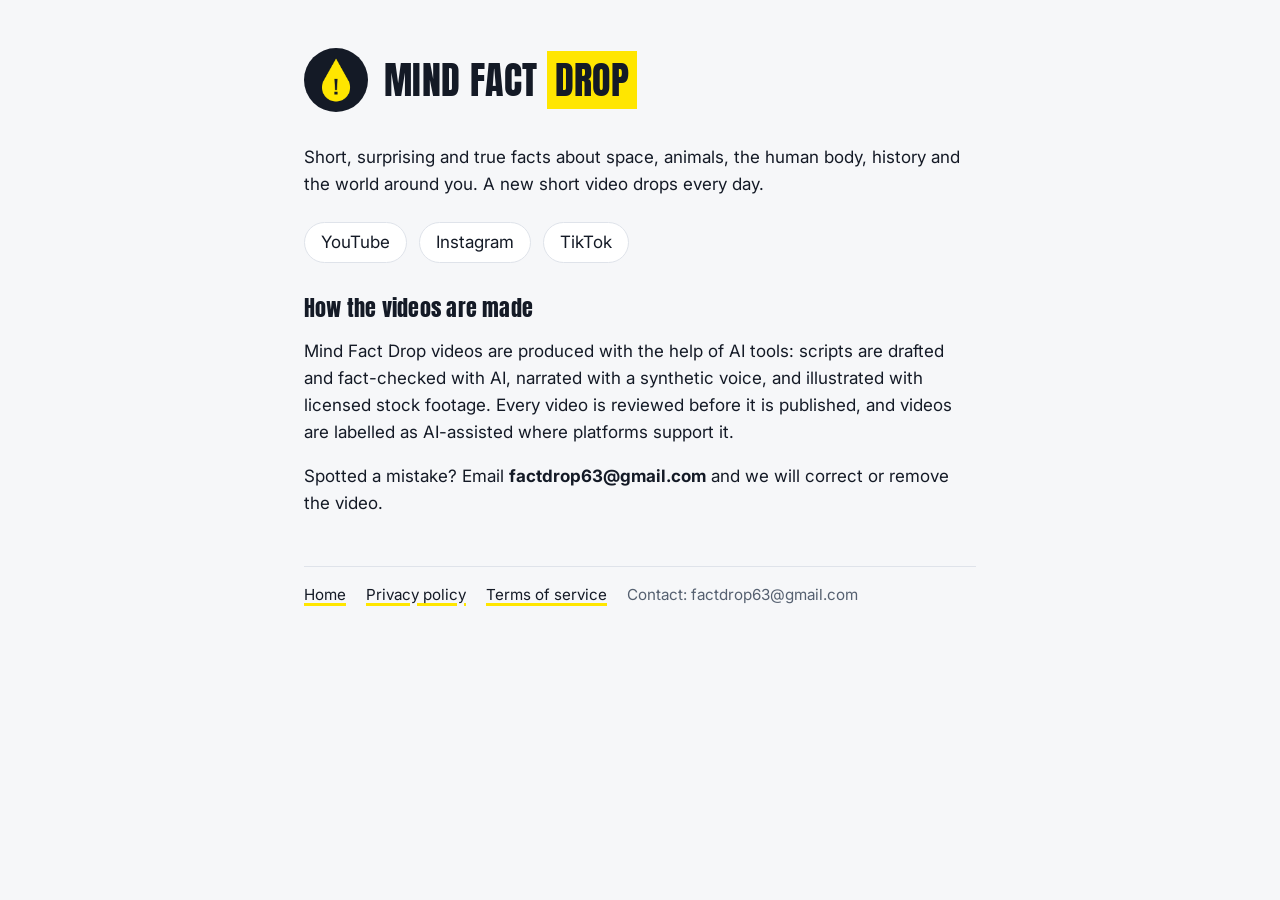
<file: index.html>
<!doctype html><html lang="en"><head><meta charset="utf-8"><meta name="viewport" content="width=device-width, initial-scale=1"><link rel="preconnect" href="https://fonts.googleapis.com"><link href="https://fonts.googleapis.com/css2?family=Anton&family=Inter:wght@400;600&display=swap" rel="stylesheet"><link rel="stylesheet" href="style.css"><link rel="icon" href="logo.png"><title>Mind Fact Drop</title><meta name="description" content="Short, surprising, true facts. A new short video every day."></head>
<body><div class="wrap">
<header><img src="logo.png" alt="Mind Fact Drop logo"><h1>MIND FACT <span class="y">DROP</span></h1></header>
<p>Short, surprising and true facts about space, animals, the human body, history and the world around you. A new short video drops every day.</p>
<div class="links">
<a href="https://www.youtube.com/@mindfactdrop">YouTube</a>
<a href="https://www.instagram.com/mindfactdrop">Instagram</a>
<a href="https://www.tiktok.com/@mindfactdrop.tv">TikTok</a>
</div>
<h2>How the videos are made</h2>
<p>Mind Fact Drop videos are produced with the help of AI tools: scripts are drafted and fact-checked with AI, narrated with a synthetic voice, and illustrated with licensed stock footage. Every video is reviewed before it is published, and videos are labelled as AI-assisted where platforms support it.</p>
<p>Spotted a mistake? Email <strong>factdrop63@gmail.com</strong> and we will correct or remove the video.</p>
<nav><a href="./">Home</a><a href="privacy.html">Privacy policy</a><a href="terms.html">Terms of service</a><span class="muted">Contact: factdrop63@gmail.com</span></nav>
</div></body></html>
</file>
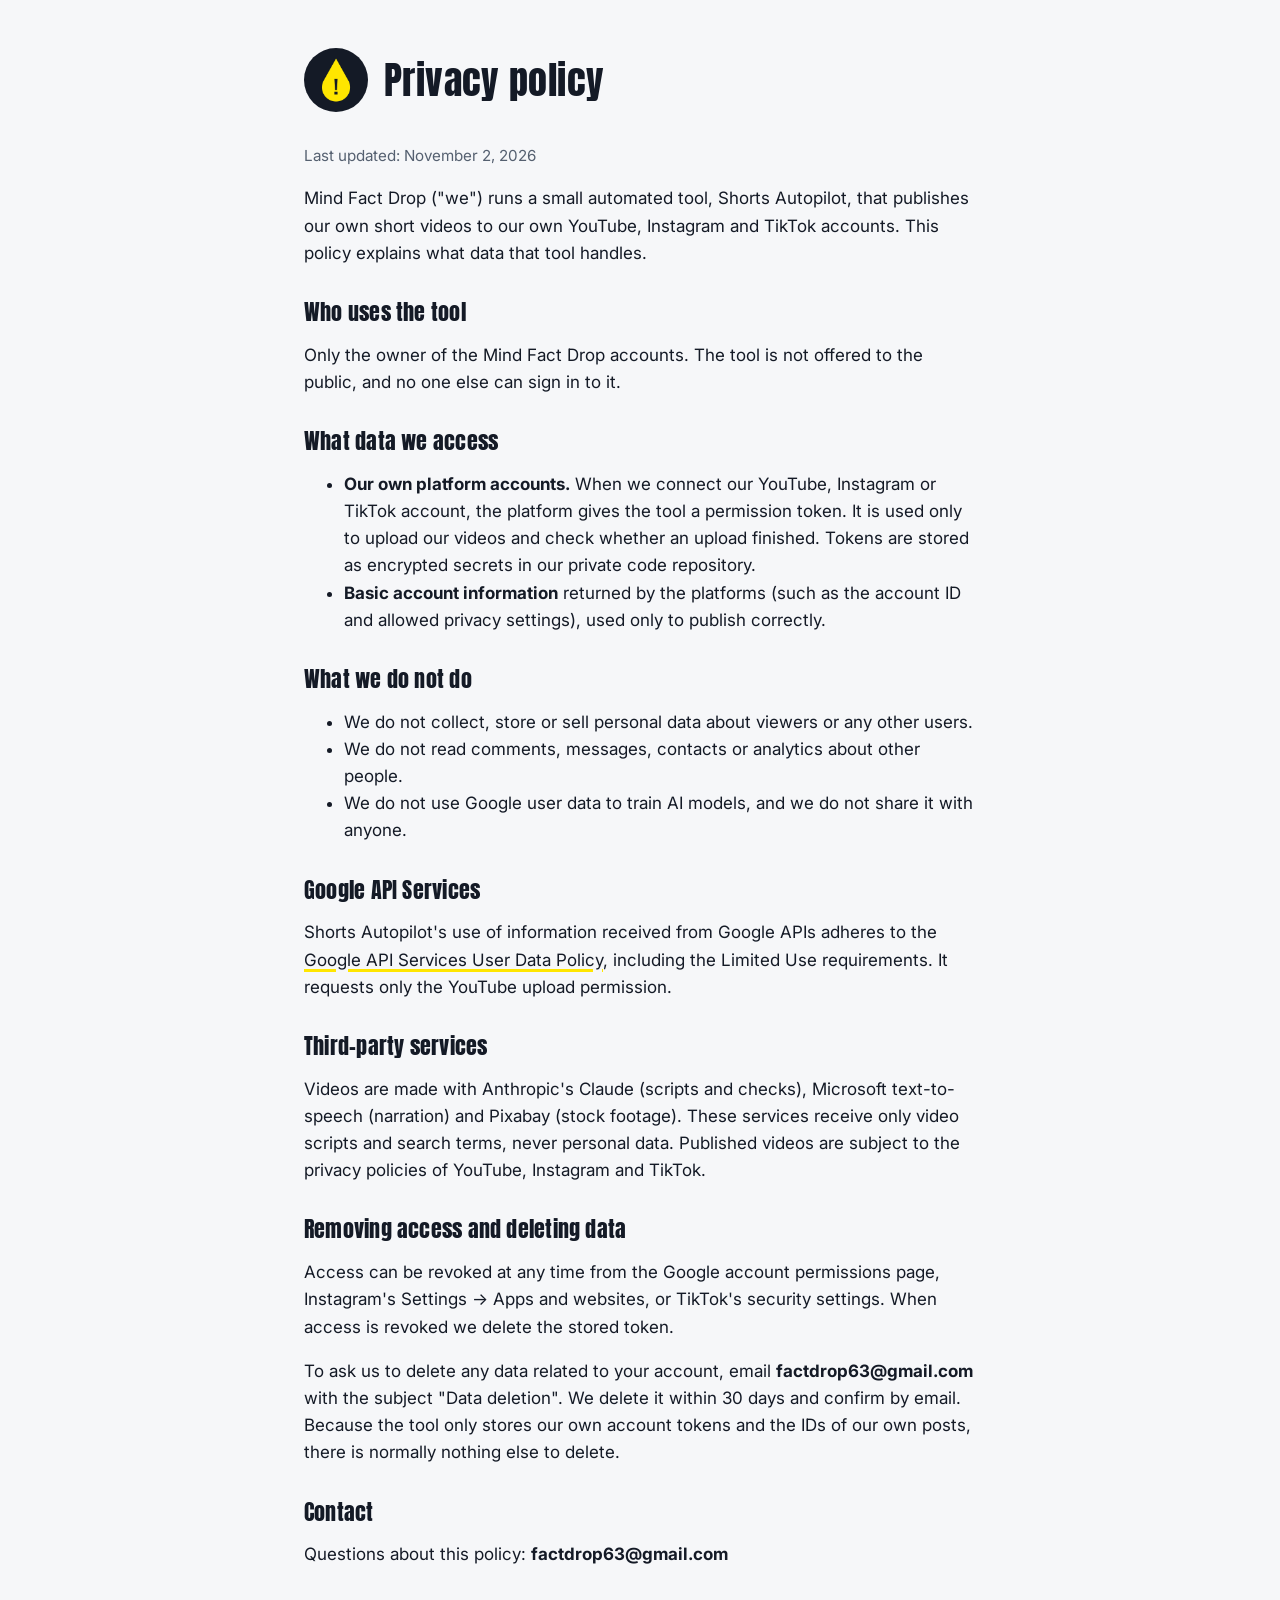
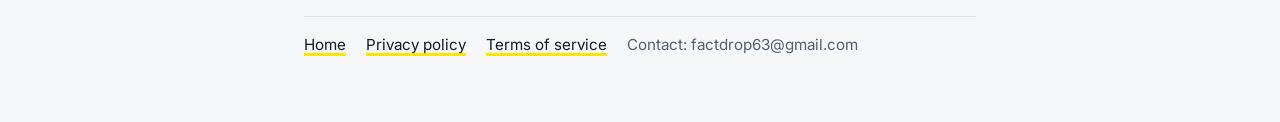
<file: privacy.html>
<!doctype html><html lang="en"><head><meta charset="utf-8"><meta name="viewport" content="width=device-width, initial-scale=1"><link rel="preconnect" href="https://fonts.googleapis.com"><link href="https://fonts.googleapis.com/css2?family=Anton&family=Inter:wght@400;600&display=swap" rel="stylesheet"><link rel="stylesheet" href="style.css"><link rel="icon" href="logo.png"><title>Privacy Policy · Mind Fact Drop</title></head>
<body><div class="wrap">
<header><img src="logo.png" alt=""><h1>Privacy policy</h1></header>
<p class="muted">Last updated: November 2, 2026</p>
<p>Mind Fact Drop ("we") runs a small automated tool, Shorts Autopilot, that publishes our own short videos to our own YouTube, Instagram and TikTok accounts. This policy explains what data that tool handles.</p>
<h2>Who uses the tool</h2>
<p>Only the owner of the Mind Fact Drop accounts. The tool is not offered to the public, and no one else can sign in to it.</p>
<h2>What data we access</h2>
<ul>
<li><strong>Our own platform accounts.</strong> When we connect our YouTube, Instagram or TikTok account, the platform gives the tool a permission token. It is used only to upload our videos and check whether an upload finished. Tokens are stored as encrypted secrets in our private code repository.</li>
<li><strong>Basic account information</strong> returned by the platforms (such as the account ID and allowed privacy settings), used only to publish correctly.</li>
</ul>
<h2>What we do not do</h2>
<ul>
<li>We do not collect, store or sell personal data about viewers or any other users.</li>
<li>We do not read comments, messages, contacts or analytics about other people.</li>
<li>We do not use Google user data to train AI models, and we do not share it with anyone.</li>
</ul>
<h2>Google API Services</h2>
<p>Shorts Autopilot's use of information received from Google APIs adheres to the <a href="https://developers.google.com/terms/api-services-user-data-policy">Google API Services User Data Policy</a>, including the Limited Use requirements. It requests only the YouTube upload permission.</p>
<h2>Third-party services</h2>
<p>Videos are made with Anthropic's Claude (scripts and checks), Microsoft text-to-speech (narration) and Pixabay (stock footage). These services receive only video scripts and search terms, never personal data. Published videos are subject to the privacy policies of YouTube, Instagram and TikTok.</p>
<h2 id="data-deletion">Removing access and deleting data</h2>
<p>Access can be revoked at any time from the Google account permissions page, Instagram's Settings → Apps and websites, or TikTok's security settings. When access is revoked we delete the stored token.</p>
<p>To ask us to delete any data related to your account, email <strong>factdrop63@gmail.com</strong> with the subject "Data deletion". We delete it within 30 days and confirm by email. Because the tool only stores our own account tokens and the IDs of our own posts, there is normally nothing else to delete.</p>
<h2>Contact</h2>
<p>Questions about this policy: <strong>factdrop63@gmail.com</strong></p>
<nav><a href="./">Home</a><a href="privacy.html">Privacy policy</a><a href="terms.html">Terms of service</a><span class="muted">Contact: factdrop63@gmail.com</span></nav>
</div></body></html>
</file>
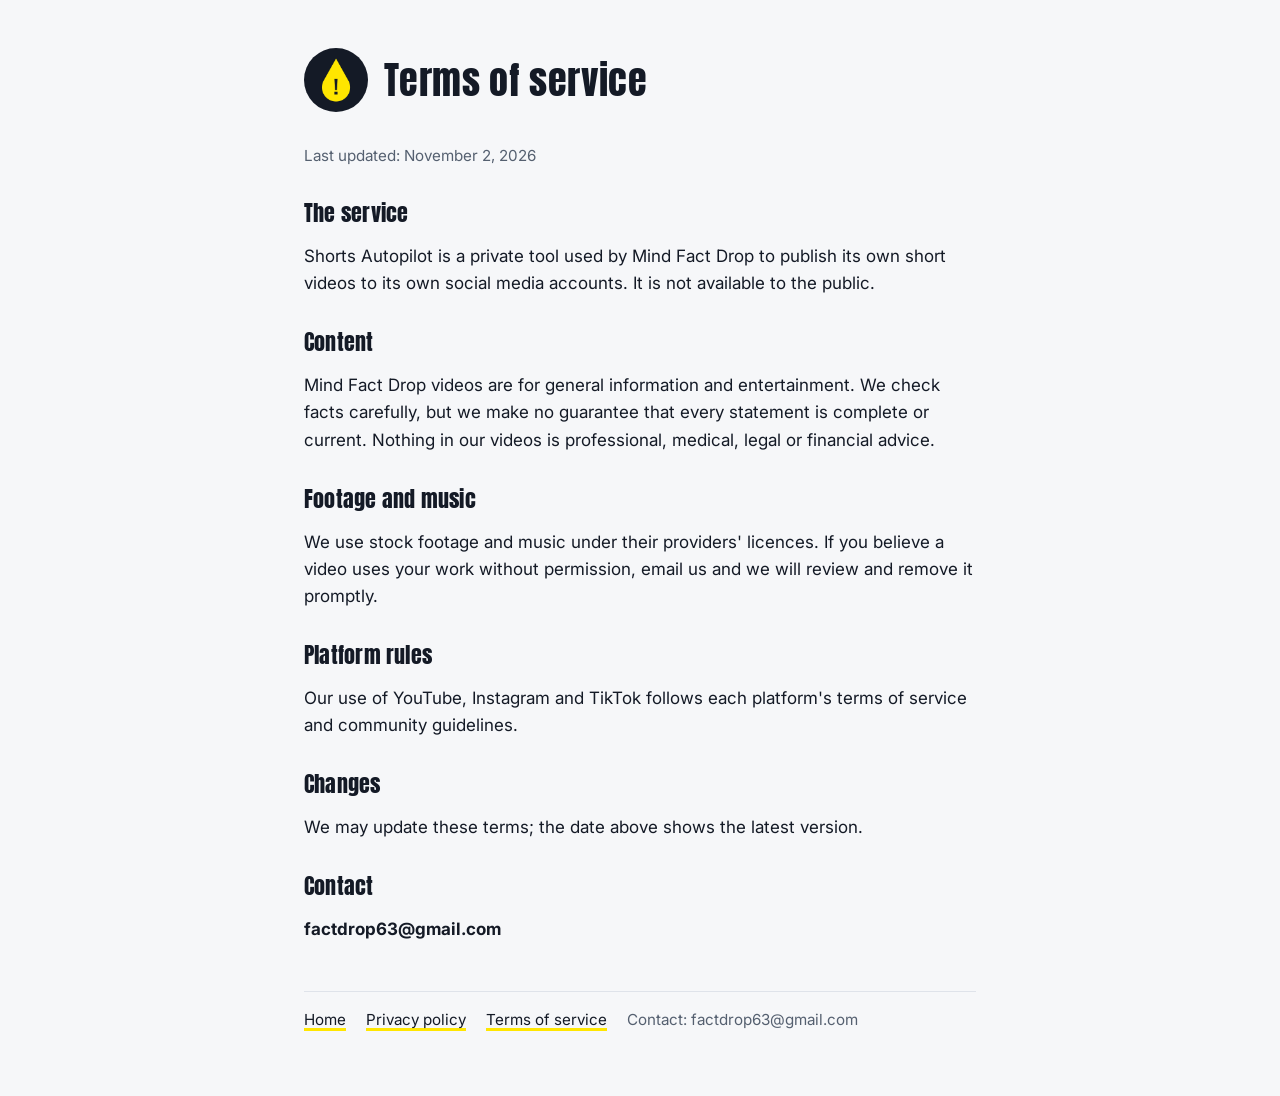
<file: terms.html>
<!doctype html><html lang="en"><head><meta charset="utf-8"><meta name="viewport" content="width=device-width, initial-scale=1"><link rel="preconnect" href="https://fonts.googleapis.com"><link href="https://fonts.googleapis.com/css2?family=Anton&family=Inter:wght@400;600&display=swap" rel="stylesheet"><link rel="stylesheet" href="style.css"><link rel="icon" href="logo.png"><title>Terms of Service · Mind Fact Drop</title></head>
<body><div class="wrap">
<header><img src="logo.png" alt=""><h1>Terms of service</h1></header>
<p class="muted">Last updated: November 2, 2026</p>
<h2>The service</h2>
<p>Shorts Autopilot is a private tool used by Mind Fact Drop to publish its own short videos to its own social media accounts. It is not available to the public.</p>
<h2>Content</h2>
<p>Mind Fact Drop videos are for general information and entertainment. We check facts carefully, but we make no guarantee that every statement is complete or current. Nothing in our videos is professional, medical, legal or financial advice.</p>
<h2>Footage and music</h2>
<p>We use stock footage and music under their providers' licences. If you believe a video uses your work without permission, email us and we will review and remove it promptly.</p>
<h2>Platform rules</h2>
<p>Our use of YouTube, Instagram and TikTok follows each platform's terms of service and community guidelines.</p>
<h2>Changes</h2>
<p>We may update these terms; the date above shows the latest version.</p>
<h2>Contact</h2>
<p><strong>factdrop63@gmail.com</strong></p>
<nav><a href="./">Home</a><a href="privacy.html">Privacy policy</a><a href="terms.html">Terms of service</a><span class="muted">Contact: factdrop63@gmail.com</span></nav>
</div></body></html>
</file>
<file: style.css>
:root { --bg: #f6f7f9; --fg: #141a26; --muted: #556070; --accent: #ffe600; --panel: #ffffff; --line: #dfe3ea; }
@media (prefers-color-scheme: dark) { :root { --bg: #141a26; --fg: #eef1f6; --muted: #a6b0c0; --panel: #1c2433; --line: #2b3547; } }
* { box-sizing: border-box; }
body { margin: 0; background: var(--bg); color: var(--fg); font: 17px/1.6 "Inter", system-ui, -apple-system, sans-serif; }
.wrap { max-width: 44rem; margin: 0 auto; padding: 3rem max(16px, env(safe-area-inset-left)) 4rem; }
header { display: flex; align-items: center; gap: 1rem; margin-bottom: 2rem; }
header img { width: 64px; height: 64px; border-radius: 50%; }
h1, h2 { font-family: "Anton", Impact, sans-serif; font-weight: 400; letter-spacing: .01em; line-height: 1.15; }
h1 { font-size: 2.4rem; margin: 0; }
h1 .y { background: var(--accent); color: #141a26; padding: 0 .2em; }
h2 { font-size: 1.4rem; margin: 2rem 0 .5rem; }
p, li { color: var(--fg); }
.muted { color: var(--muted); font-size: .95rem; }
nav { display: flex; gap: 1.25rem; flex-wrap: wrap; border-top: 1px solid var(--line); margin-top: 3rem; padding-top: 1rem; font-size: .95rem; }
a { color: inherit; text-decoration-color: var(--accent); text-decoration-thickness: 3px; text-underline-offset: 3px; }
.links { display: flex; gap: .75rem; flex-wrap: wrap; margin: 1.5rem 0; }
.links a { background: var(--panel); border: 1px solid var(--line); border-radius: 999px; padding: .35rem 1rem; text-decoration: none; }
</file>
